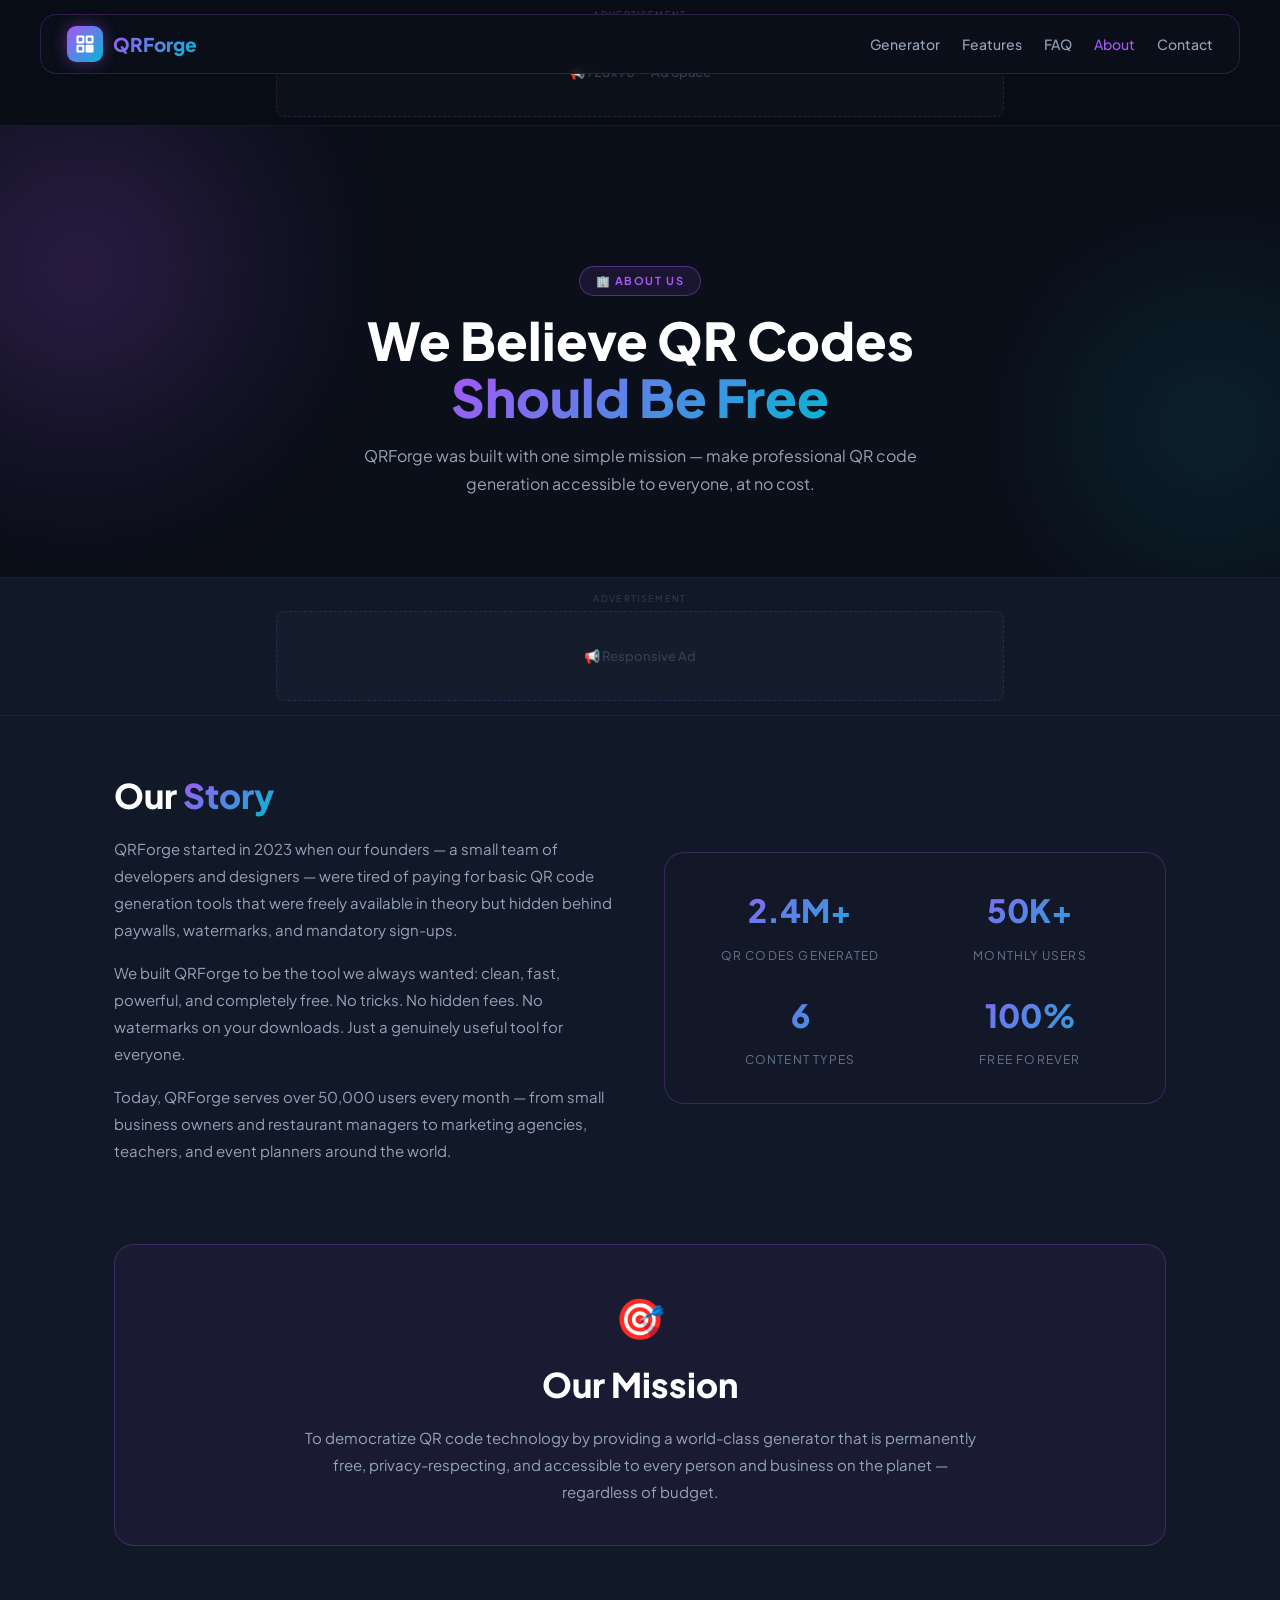
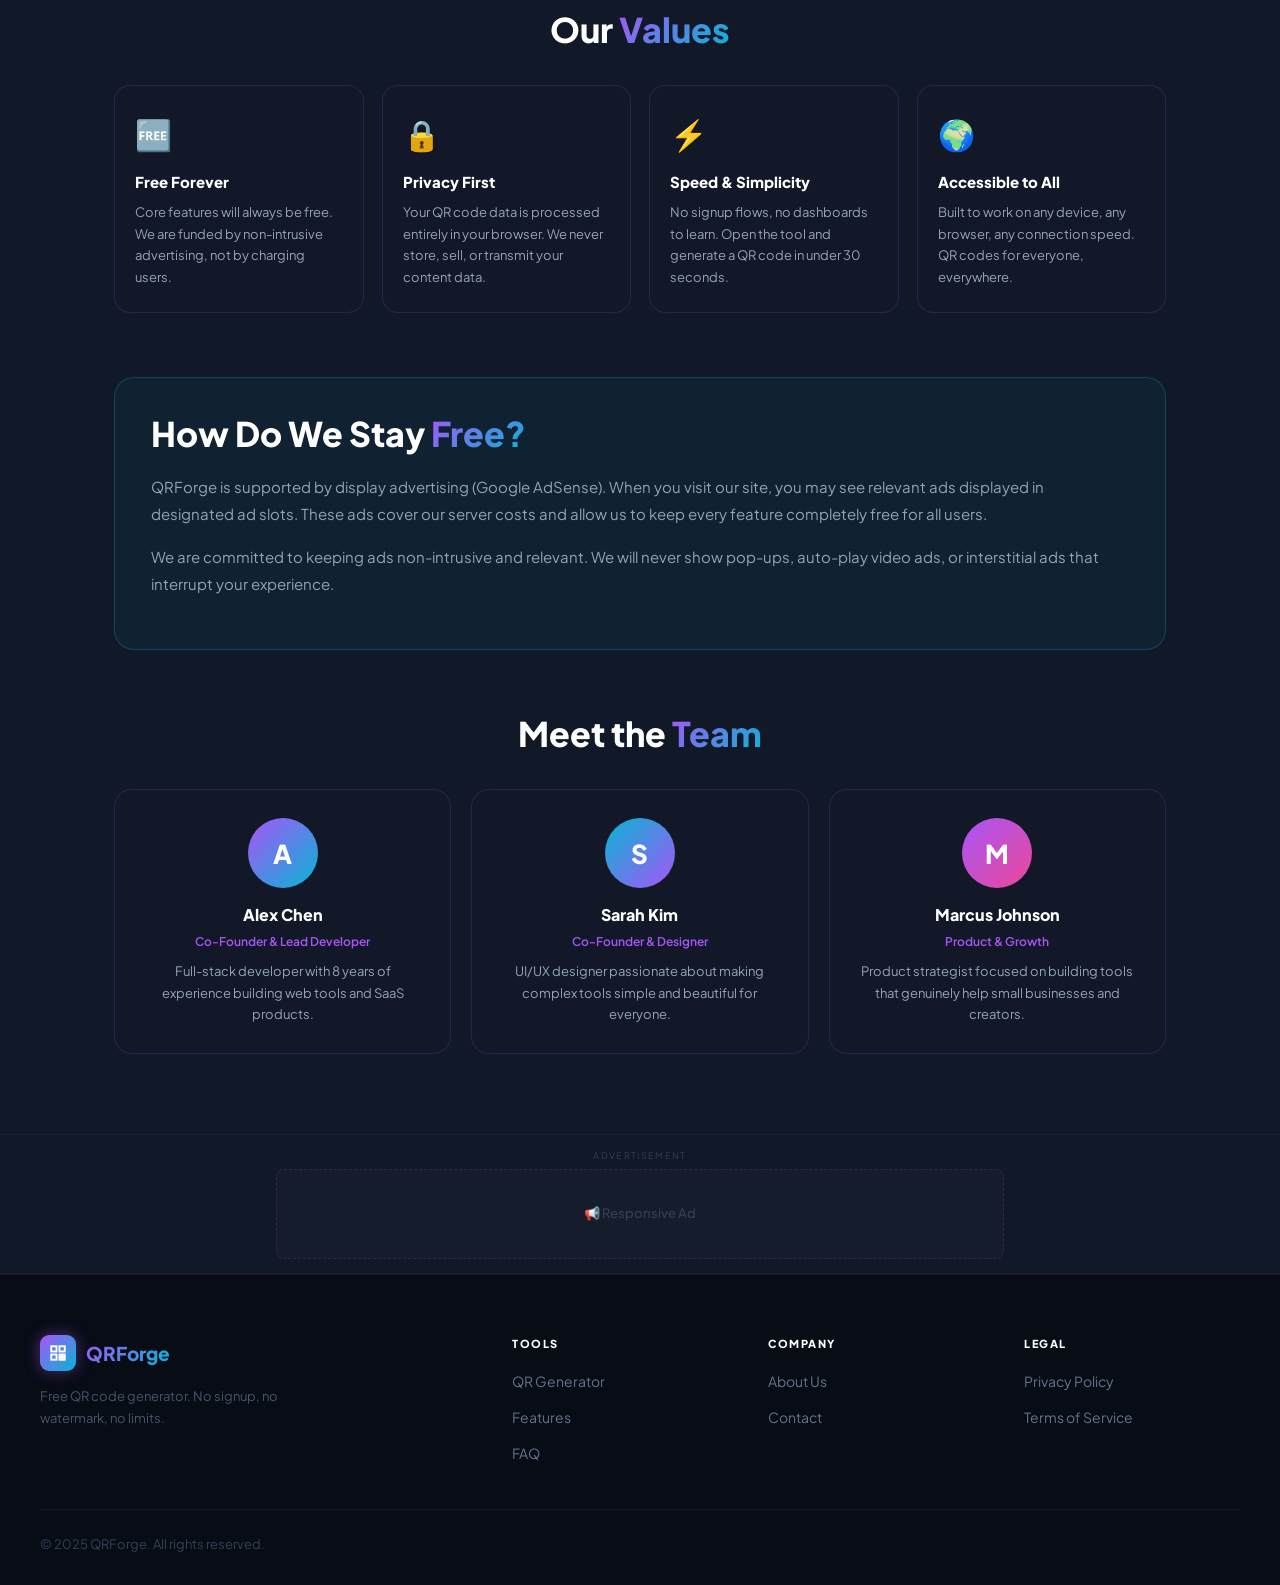
<file: about.html>
<!DOCTYPE html>
<html lang="en">
<head>
  <meta charset="UTF-8" />
  <meta name="viewport" content="width=device-width, initial-scale=1.0" />
  <title>About Us — QRForge Free QR Code Generator</title>
  <meta name="description" content="Learn about QRForge — the free QR code generator tool built to help everyone create QR codes without cost or complexity." />
  <link rel="preconnect" href="https://fonts.googleapis.com" />
  <link rel="preconnect" href="https://fonts.gstatic.com" crossorigin />
  <link href="https://fonts.googleapis.com/css2?family=Plus+Jakarta+Sans:wght@400;500;600;700;800;900&display=swap" rel="stylesheet" />
  <link rel="stylesheet" href="style.css" />
</head>
<body>

  <!-- AD TOP -->
  <div class="ad-top-bar">
    <div class="ad-label">Advertisement</div>
    <div class="ad-slot ad-leaderboard">
      <div class="ad-placeholder">📢 728×90 — Ad Space</div>
    </div>
  </div>

  <!-- NAVBAR -->
  <header>
    <nav id="navbar">
      <div class="nav-inner">
        <a href="index.html" class="nav-logo">
          <div class="nav-logo-icon">
            <svg width="20" height="20" viewBox="0 0 24 24" fill="none" stroke="white" stroke-width="2.5" stroke-linecap="round" stroke-linejoin="round">
              <rect x="3" y="3" width="7" height="7"/><rect x="14" y="3" width="7" height="7"/>
              <rect x="3" y="14" width="7" height="7"/><rect x="14" y="14" width="3" height="3"/>
              <rect x="18" y="14" width="3" height="3"/><rect x="14" y="18" width="3" height="3"/>
              <rect x="18" y="18" width="3" height="3"/>
            </svg>
          </div>
          <span class="nav-logo-text">QRForge</span>
        </a>
        <ul class="nav-links">
          <li><a href="index.html#generator" class="nav-link">Generator</a></li>
          <li><a href="index.html#features" class="nav-link">Features</a></li>
          <li><a href="index.html#faq" class="nav-link">FAQ</a></li>
          <li><a href="about.html" class="nav-link" style="color:#A855F7;">About</a></li>
          <li><a href="contact.html" class="nav-link">Contact</a></li>
        </ul>
        <button class="hamburger" id="hamburger" aria-label="Toggle menu" aria-expanded="false">
          <span></span><span></span><span></span>
        </button>
      </div>
    </nav>
    <div id="mobile-nav" class="mobile-nav">
      <a href="index.html#generator" class="mobile-nav-link">Generator</a>
      <a href="index.html#features" class="mobile-nav-link">Features</a>
      <a href="index.html#faq" class="mobile-nav-link">FAQ</a>
      <a href="about.html" class="mobile-nav-link">About</a>
      <a href="contact.html" class="mobile-nav-link">Contact</a>
    </div>
  </header>

  <!-- PAGE HERO -->
  <section class="page-hero">
    <div class="orb orb-hero-l"></div>
    <div class="orb orb-hero-r"></div>
    <div class="container page-hero-inner">
      <div class="page-badge">🏢 About Us</div>
      <h1 class="page-title">We Believe QR Codes<br><span class="gradient-text">Should Be Free</span></h1>
      <p class="page-subtitle">QRForge was built with one simple mission — make professional QR code generation accessible to everyone, at no cost.</p>
    </div>
  </section>

  <!-- AD -->
  <div class="ad-section">
    <div class="ad-label">Advertisement</div>
    <div class="ad-slot ad-banner"><div class="ad-placeholder">📢 Responsive Ad</div></div>
  </div>

  <!-- ABOUT CONTENT -->
  <section class="page-content">
    <div class="container page-content-inner">

      <div class="about-grid">
        <div class="about-text">
          <h2 class="content-title">Our <span class="gradient-text">Story</span></h2>
          <p class="content-p">QRForge started in 2023 when our founders — a small team of developers and designers — were tired of paying for basic QR code generation tools that were freely available in theory but hidden behind paywalls, watermarks, and mandatory sign-ups.</p>
          <p class="content-p">We built QRForge to be the tool we always wanted: clean, fast, powerful, and completely free. No tricks. No hidden fees. No watermarks on your downloads. Just a genuinely useful tool for everyone.</p>
          <p class="content-p">Today, QRForge serves over 50,000 users every month — from small business owners and restaurant managers to marketing agencies, teachers, and event planners around the world.</p>
        </div>
        <div class="about-stats-card">
          <div class="asc-item">
            <span class="asc-num gradient-text">2.4M+</span>
            <span class="asc-lbl">QR Codes Generated</span>
          </div>
          <div class="asc-item">
            <span class="asc-num gradient-text">50K+</span>
            <span class="asc-lbl">Monthly Users</span>
          </div>
          <div class="asc-item">
            <span class="asc-num gradient-text">6</span>
            <span class="asc-lbl">Content Types</span>
          </div>
          <div class="asc-item">
            <span class="asc-num gradient-text">100%</span>
            <span class="asc-lbl">Free Forever</span>
          </div>
        </div>
      </div>

      <!-- Mission -->
      <div class="mission-box">
        <div class="mission-icon">🎯</div>
        <h2 class="content-title">Our Mission</h2>
        <p class="content-p" style="max-width:680px;margin:0 auto;">To democratize QR code technology by providing a world-class generator that is permanently free, privacy-respecting, and accessible to every person and business on the planet — regardless of budget.</p>
      </div>

      <!-- Values -->
      <h2 class="content-title" style="text-align:center;margin-bottom:36px;">Our <span class="gradient-text">Values</span></h2>
      <div class="values-grid">
        <div class="value-card">
          <div class="value-icon">🆓</div>
          <h3 class="value-title">Free Forever</h3>
          <p class="value-desc">Core features will always be free. We are funded by non-intrusive advertising, not by charging users.</p>
        </div>
        <div class="value-card">
          <div class="value-icon">🔒</div>
          <h3 class="value-title">Privacy First</h3>
          <p class="value-desc">Your QR code data is processed entirely in your browser. We never store, sell, or transmit your content data.</p>
        </div>
        <div class="value-card">
          <div class="value-icon">⚡</div>
          <h3 class="value-title">Speed & Simplicity</h3>
          <p class="value-desc">No signup flows, no dashboards to learn. Open the tool and generate a QR code in under 30 seconds.</p>
        </div>
        <div class="value-card">
          <div class="value-icon">🌍</div>
          <h3 class="value-title">Accessible to All</h3>
          <p class="value-desc">Built to work on any device, any browser, any connection speed. QR codes for everyone, everywhere.</p>
        </div>
      </div>

      <!-- How We Stay Free -->
      <div class="stay-free-box">
        <h2 class="content-title">How Do We Stay <span class="gradient-text">Free?</span></h2>
        <p class="content-p">QRForge is supported by display advertising (Google AdSense). When you visit our site, you may see relevant ads displayed in designated ad slots. These ads cover our server costs and allow us to keep every feature completely free for all users.</p>
        <p class="content-p" style="margin-top:12px;">We are committed to keeping ads non-intrusive and relevant. We will never show pop-ups, auto-play video ads, or interstitial ads that interrupt your experience.</p>
      </div>

      <!-- Team -->
      <h2 class="content-title" style="text-align:center;margin-bottom:36px;">Meet the <span class="gradient-text">Team</span></h2>
      <div class="team-grid">
        <div class="team-card">
          <div class="team-avatar" style="background:linear-gradient(135deg,#A855F7,#06B6D4);">A</div>
          <h3 class="team-name">Alex Chen</h3>
          <p class="team-role">Co-Founder & Lead Developer</p>
          <p class="team-bio">Full-stack developer with 8 years of experience building web tools and SaaS products.</p>
        </div>
        <div class="team-card">
          <div class="team-avatar" style="background:linear-gradient(135deg,#06B6D4,#A855F7);">S</div>
          <h3 class="team-name">Sarah Kim</h3>
          <p class="team-role">Co-Founder & Designer</p>
          <p class="team-bio">UI/UX designer passionate about making complex tools simple and beautiful for everyone.</p>
        </div>
        <div class="team-card">
          <div class="team-avatar" style="background:linear-gradient(135deg,#A855F7,#EC4899);">M</div>
          <h3 class="team-name">Marcus Johnson</h3>
          <p class="team-role">Product & Growth</p>
          <p class="team-bio">Product strategist focused on building tools that genuinely help small businesses and creators.</p>
        </div>
      </div>

    </div>
  </section>

  <!-- AD -->
  <div class="ad-section">
    <div class="ad-label">Advertisement</div>
    <div class="ad-slot ad-banner"><div class="ad-placeholder">📢 Responsive Ad</div></div>
  </div>

  <!-- FOOTER -->
  <footer>
    <div class="footer-inner">
      <div class="footer-grid">
        <div class="footer-brand">
          <a href="index.html" class="nav-logo footer-logo-link">
            <div class="nav-logo-icon"><svg width="18" height="18" viewBox="0 0 24 24" fill="none" stroke="white" stroke-width="2.5"><rect x="3" y="3" width="7" height="7"/><rect x="14" y="3" width="7" height="7"/><rect x="3" y="14" width="7" height="7"/><rect x="14" y="14" width="3" height="3"/><rect x="18" y="14" width="3" height="3"/><rect x="14" y="18" width="3" height="3"/><rect x="18" y="18" width="3" height="3"/></svg></div>
            <span class="nav-logo-text">QRForge</span>
          </a>
          <p class="footer-tagline">Free QR code generator. No signup, no watermark, no limits.</p>
        </div>
        <div>
          <h3 class="footer-col-title">Tools</h3>
          <ul class="footer-links">
            <li><a href="index.html#generator" class="footer-link">QR Generator</a></li>
            <li><a href="index.html#features" class="footer-link">Features</a></li>
            <li><a href="index.html#faq" class="footer-link">FAQ</a></li>
          </ul>
        </div>
        <div>
          <h3 class="footer-col-title">Company</h3>
          <ul class="footer-links">
            <li><a href="about.html" class="footer-link">About Us</a></li>
            <li><a href="contact.html" class="footer-link">Contact</a></li>
          </ul>
        </div>
        <div>
          <h3 class="footer-col-title">Legal</h3>
          <ul class="footer-links">
            <li><a href="privacy.html" class="footer-link">Privacy Policy</a></li>
            <li><a href="privacy.html#terms" class="footer-link">Terms of Service</a></li>
          </ul>
        </div>
      </div>
      <hr class="footer-hr" />
      <div class="footer-bottom">
        <p class="footer-copy">© 2025 QRForge. All rights reserved.</p>
      </div>
    </div>
  </footer>

  <div class="toast" id="toast"></div>
  <script src="script.js"></script>
</body>
</html>
</file>
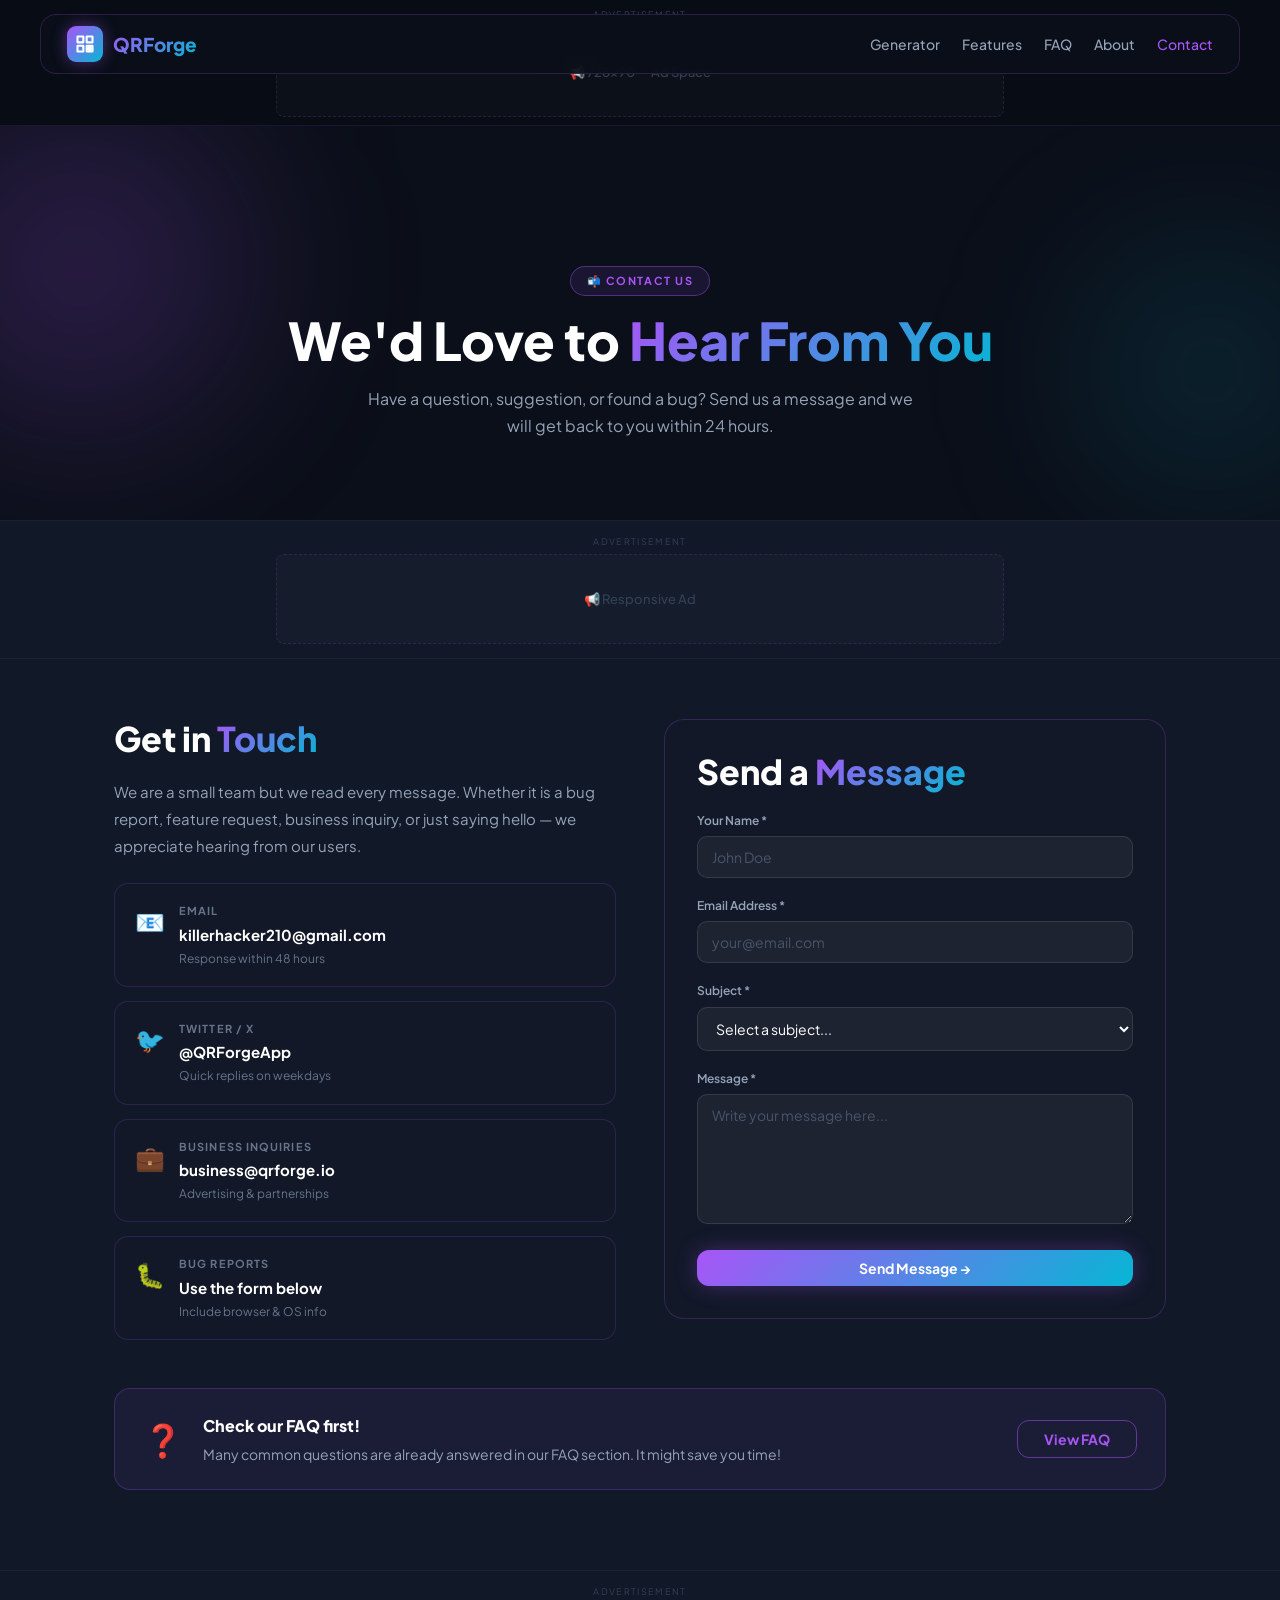
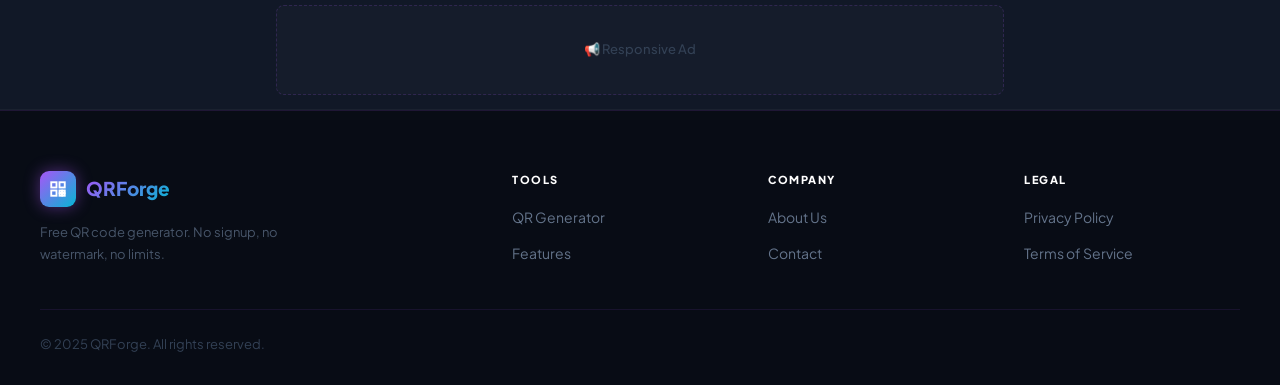
<file: contact.html>
<!DOCTYPE html>
<html lang="en">
<head>
  <meta charset="UTF-8" />
  <meta name="viewport" content="width=device-width, initial-scale=1.0" />
  <title>Contact Us — QRForge Free QR Code Generator</title>
  <meta name="description" content="Get in touch with the QRForge team. We are here to help with any questions about our free QR code generator." />
  <link rel="preconnect" href="https://fonts.googleapis.com" />
  <link rel="preconnect" href="https://fonts.gstatic.com" crossorigin />
  <link href="https://fonts.googleapis.com/css2?family=Plus+Jakarta+Sans:wght@400;500;600;700;800;900&display=swap" rel="stylesheet" />
  <link rel="stylesheet" href="style.css" />
</head>
<body>

  <!-- AD TOP -->
  <div class="ad-top-bar">
    <div class="ad-label">Advertisement</div>
    <div class="ad-slot ad-leaderboard">
      <div class="ad-placeholder">📢 728×90 — Ad Space</div>
    </div>
  </div>

  <!-- NAVBAR -->
  <header>
    <nav id="navbar">
      <div class="nav-inner">
        <a href="index.html" class="nav-logo">
          <div class="nav-logo-icon">
            <svg width="20" height="20" viewBox="0 0 24 24" fill="none" stroke="white" stroke-width="2.5" stroke-linecap="round" stroke-linejoin="round">
              <rect x="3" y="3" width="7" height="7"/><rect x="14" y="3" width="7" height="7"/>
              <rect x="3" y="14" width="7" height="7"/><rect x="14" y="14" width="3" height="3"/>
              <rect x="18" y="14" width="3" height="3"/><rect x="14" y="18" width="3" height="3"/>
              <rect x="18" y="18" width="3" height="3"/>
            </svg>
          </div>
          <span class="nav-logo-text">QRForge</span>
        </a>
        <ul class="nav-links">
          <li><a href="index.html#generator" class="nav-link">Generator</a></li>
          <li><a href="index.html#features" class="nav-link">Features</a></li>
          <li><a href="index.html#faq" class="nav-link">FAQ</a></li>
          <li><a href="about.html" class="nav-link">About</a></li>
          <li><a href="contact.html" class="nav-link" style="color:#A855F7;">Contact</a></li>
        </ul>
        <button class="hamburger" id="hamburger" aria-label="Toggle menu" aria-expanded="false">
          <span></span><span></span><span></span>
        </button>
      </div>
    </nav>
    <div id="mobile-nav" class="mobile-nav">
      <a href="index.html#generator" class="mobile-nav-link">Generator</a>
      <a href="index.html#features" class="mobile-nav-link">Features</a>
      <a href="index.html#faq" class="mobile-nav-link">FAQ</a>
      <a href="about.html" class="mobile-nav-link">About</a>
      <a href="contact.html" class="mobile-nav-link">Contact</a>
    </div>
  </header>

  <!-- PAGE HERO -->
  <section class="page-hero">
    <div class="orb orb-hero-l"></div>
    <div class="orb orb-hero-r"></div>
    <div class="container page-hero-inner">
      <div class="page-badge">📬 Contact Us</div>
      <h1 class="page-title">We'd Love to <span class="gradient-text">Hear From You</span></h1>
      <p class="page-subtitle">Have a question, suggestion, or found a bug? Send us a message and we will get back to you within 24 hours.</p>
    </div>
  </section>

  <!-- AD -->
  <div class="ad-section">
    <div class="ad-label">Advertisement</div>
    <div class="ad-slot ad-banner"><div class="ad-placeholder">📢 Responsive Ad</div></div>
  </div>

  <!-- CONTACT CONTENT -->
  <section class="page-content">
    <div class="container page-content-inner">

      <div class="contact-layout">

        <!-- Contact Info Cards -->
        <div class="contact-info">
          <h2 class="content-title">Get in <span class="gradient-text">Touch</span></h2>
          <p class="content-p">We are a small team but we read every message. Whether it is a bug report, feature request, business inquiry, or just saying hello — we appreciate hearing from our users.</p>

          <div class="contact-cards">
            <div class="contact-card">
              <div class="cc-icon">📧</div>
              <div class="cc-body">
                <div class="cc-title">Email</div>
                <div class="cc-val">killerhacker210@gmail.com</div>
                <div class="cc-note">Response within 48 hours</div>
              </div>
            </div>
            <div class="contact-card">
              <div class="cc-icon">🐦</div>
              <div class="cc-body">
                <div class="cc-title">Twitter / X</div>
                <div class="cc-val">@QRForgeApp</div>
                <div class="cc-note">Quick replies on weekdays</div>
              </div>
            </div>
            <div class="contact-card">
              <div class="cc-icon">💼</div>
              <div class="cc-body">
                <div class="cc-title">Business Inquiries</div>
                <div class="cc-val">business@qrforge.io</div>
                <div class="cc-note">Advertising & partnerships</div>
              </div>
            </div>
            <div class="contact-card">
              <div class="cc-icon">🐛</div>
              <div class="cc-body">
                <div class="cc-title">Bug Reports</div>
                <div class="cc-val">Use the form below</div>
                <div class="cc-note">Include browser & OS info</div>
              </div>
            </div>
          </div>
        </div>

        <!-- Contact Form -->
        <div class="contact-form-wrap">
          <div class="contact-form-box">
            <h2 class="content-title">Send a <span class="gradient-text">Message</span></h2>

            <form id="contact-form" onsubmit="handleContact(event)">
              <div class="form-group">
                <label class="form-label">Your Name *</label>
                <input type="text" class="form-input" id="c-name" placeholder="John Doe" required />
              </div>
              <div class="form-group">
                <label class="form-label">Email Address *</label>
                <input type="email" class="form-input" id="c-email" placeholder="your@email.com" required />
              </div>
              <div class="form-group">
                <label class="form-label">Subject *</label>
                <select class="form-input" id="c-subject" required>
                  <option value="">Select a subject...</option>
                  <option value="bug">🐛 Bug Report</option>
                  <option value="feature">💡 Feature Request</option>
                  <option value="question">❓ General Question</option>
                  <option value="business">💼 Business Inquiry</option>
                  <option value="other">💬 Other</option>
                </select>
              </div>
              <div class="form-group">
                <label class="form-label">Message *</label>
                <textarea class="form-input form-textarea" id="c-message" placeholder="Write your message here..." required minlength="20"></textarea>
              </div>
              <div class="form-error" id="c-error"></div>
              <button type="submit" class="btn btn-primary btn-full" id="c-btn" style="margin-top:8px;">
                <span id="c-btn-text">Send Message →</span>
              </button>
            </form>

            <div class="contact-success" id="contact-success" style="display:none;">
              <div class="cs-icon">✅</div>
              <h3 class="cs-title">Message Sent!</h3>
              <p class="cs-desc">Thank you for reaching out. We will get back to you at your email address within 24 hours.</p>
              <button class="btn btn-outline" onclick="resetContactForm()" style="margin-top:16px;">Send Another Message</button>
            </div>
          </div>
        </div>

      </div>

      <!-- FAQ Reminder -->
      <div class="faq-reminder">
        <div class="faq-r-icon">❓</div>
        <div>
          <h3 class="faq-r-title">Check our FAQ first!</h3>
          <p class="faq-r-desc">Many common questions are already answered in our FAQ section. It might save you time!</p>
        </div>
        <a href="index.html#faq" class="btn btn-outline">View FAQ</a>
      </div>

    </div>
  </section>

  <!-- AD -->
  <div class="ad-section">
    <div class="ad-label">Advertisement</div>
    <div class="ad-slot ad-banner"><div class="ad-placeholder">📢 Responsive Ad</div></div>
  </div>

  <!-- FOOTER -->
  <footer>
    <div class="footer-inner">
      <div class="footer-grid">
        <div class="footer-brand">
          <a href="index.html" class="nav-logo footer-logo-link">
            <div class="nav-logo-icon"><svg width="18" height="18" viewBox="0 0 24 24" fill="none" stroke="white" stroke-width="2.5"><rect x="3" y="3" width="7" height="7"/><rect x="14" y="3" width="7" height="7"/><rect x="3" y="14" width="7" height="7"/><rect x="14" y="14" width="3" height="3"/><rect x="18" y="14" width="3" height="3"/><rect x="14" y="18" width="3" height="3"/><rect x="18" y="18" width="3" height="3"/></svg></div>
            <span class="nav-logo-text">QRForge</span>
          </a>
          <p class="footer-tagline">Free QR code generator. No signup, no watermark, no limits.</p>
        </div>
        <div>
          <h3 class="footer-col-title">Tools</h3>
          <ul class="footer-links">
            <li><a href="index.html#generator" class="footer-link">QR Generator</a></li>
            <li><a href="index.html#features" class="footer-link">Features</a></li>
          </ul>
        </div>
        <div>
          <h3 class="footer-col-title">Company</h3>
          <ul class="footer-links">
            <li><a href="about.html" class="footer-link">About Us</a></li>
            <li><a href="contact.html" class="footer-link">Contact</a></li>
          </ul>
        </div>
        <div>
          <h3 class="footer-col-title">Legal</h3>
          <ul class="footer-links">
            <li><a href="privacy.html" class="footer-link">Privacy Policy</a></li>
            <li><a href="privacy.html#terms" class="footer-link">Terms of Service</a></li>
          </ul>
        </div>
      </div>
      <hr class="footer-hr" />
      <div class="footer-bottom">
        <p class="footer-copy">© 2025 QRForge. All rights reserved.</p>
      </div>
    </div>
  </footer>

  <div class="toast" id="toast"></div>
  <script src="script.js"></script>
</body>
</html>
</file>
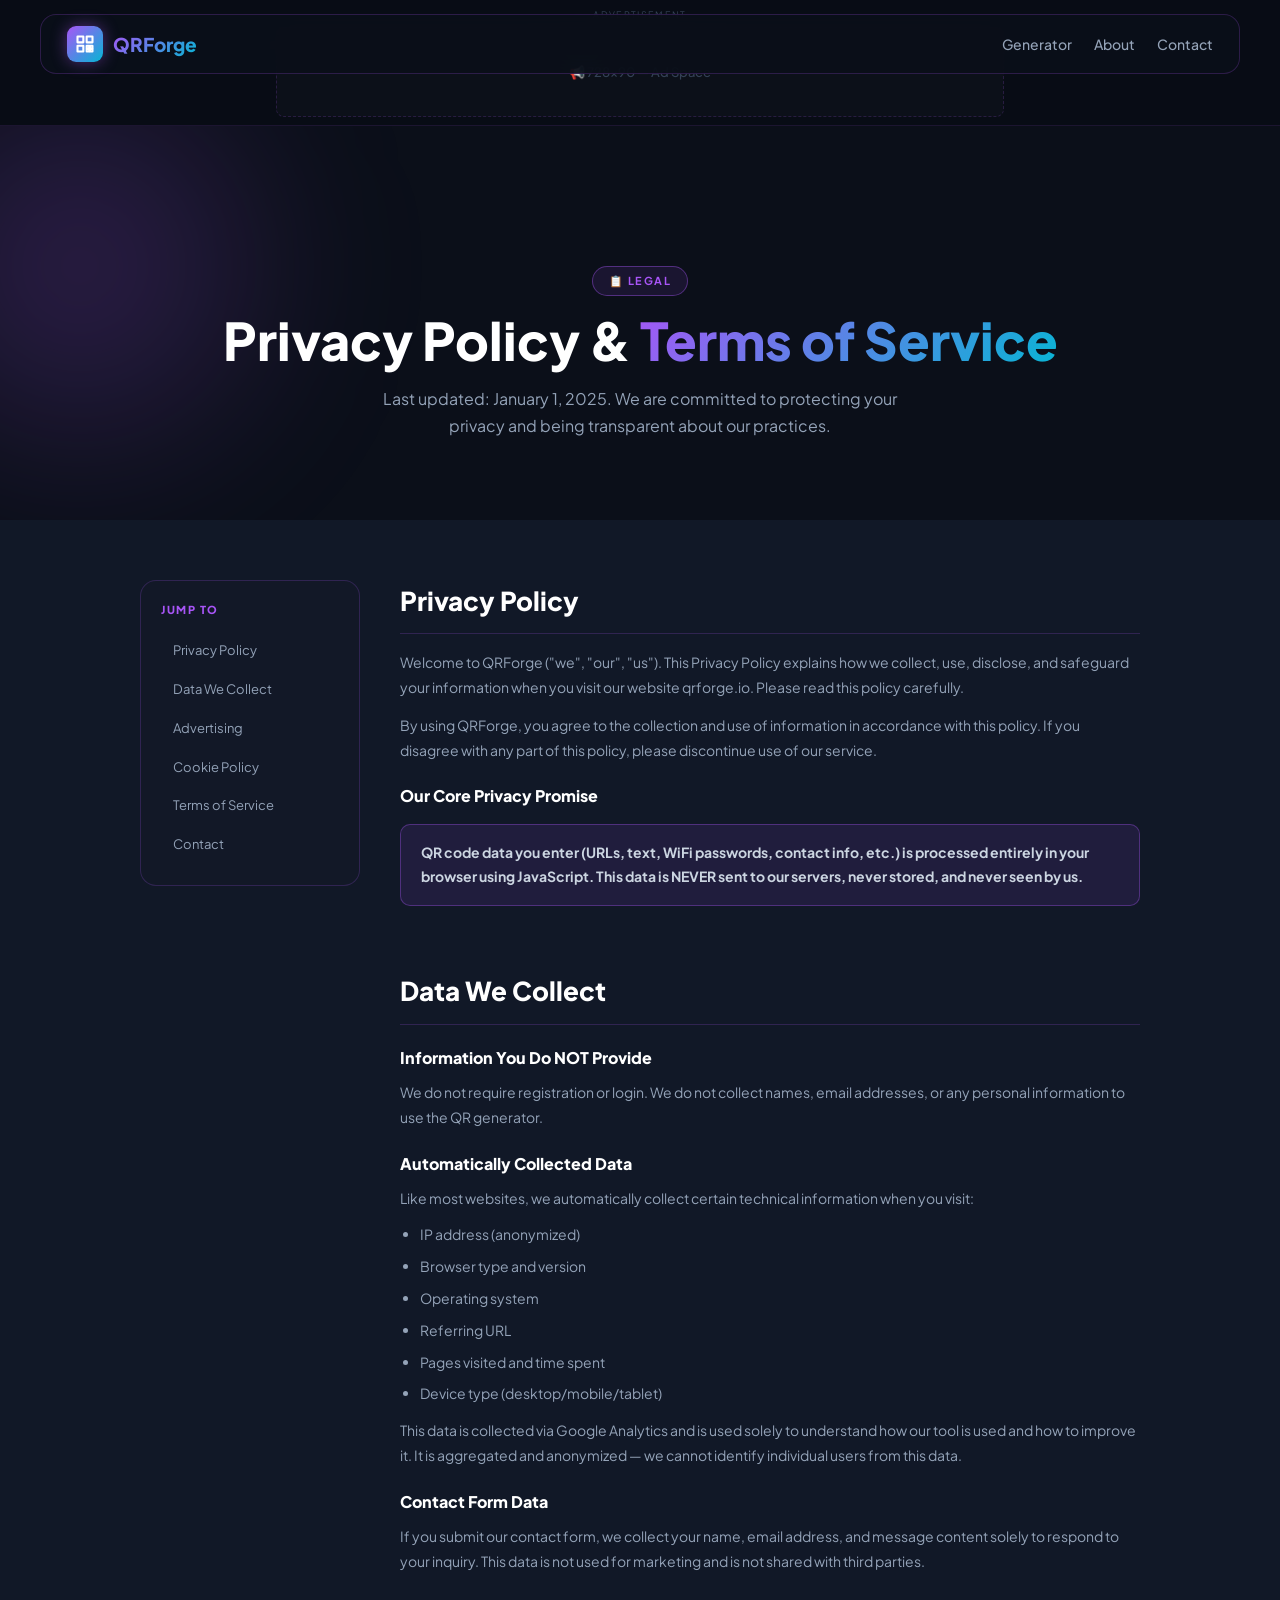
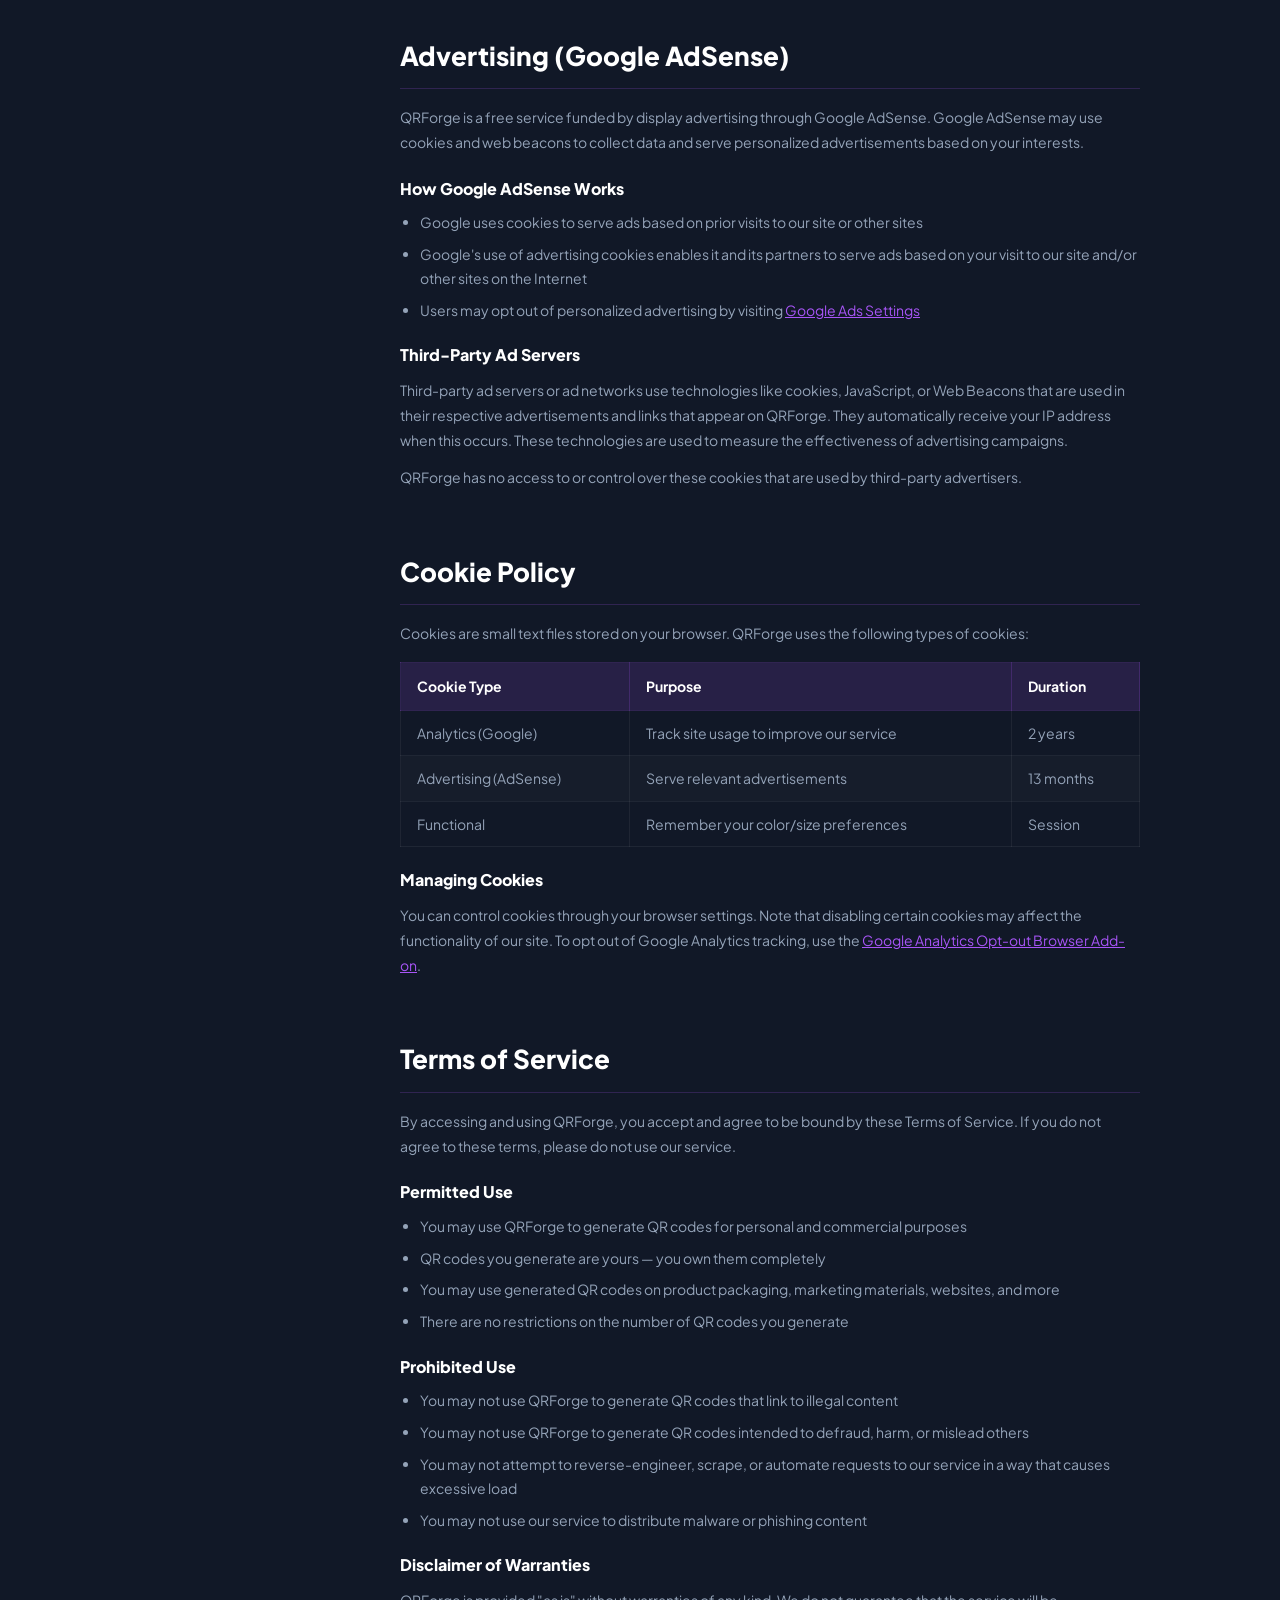
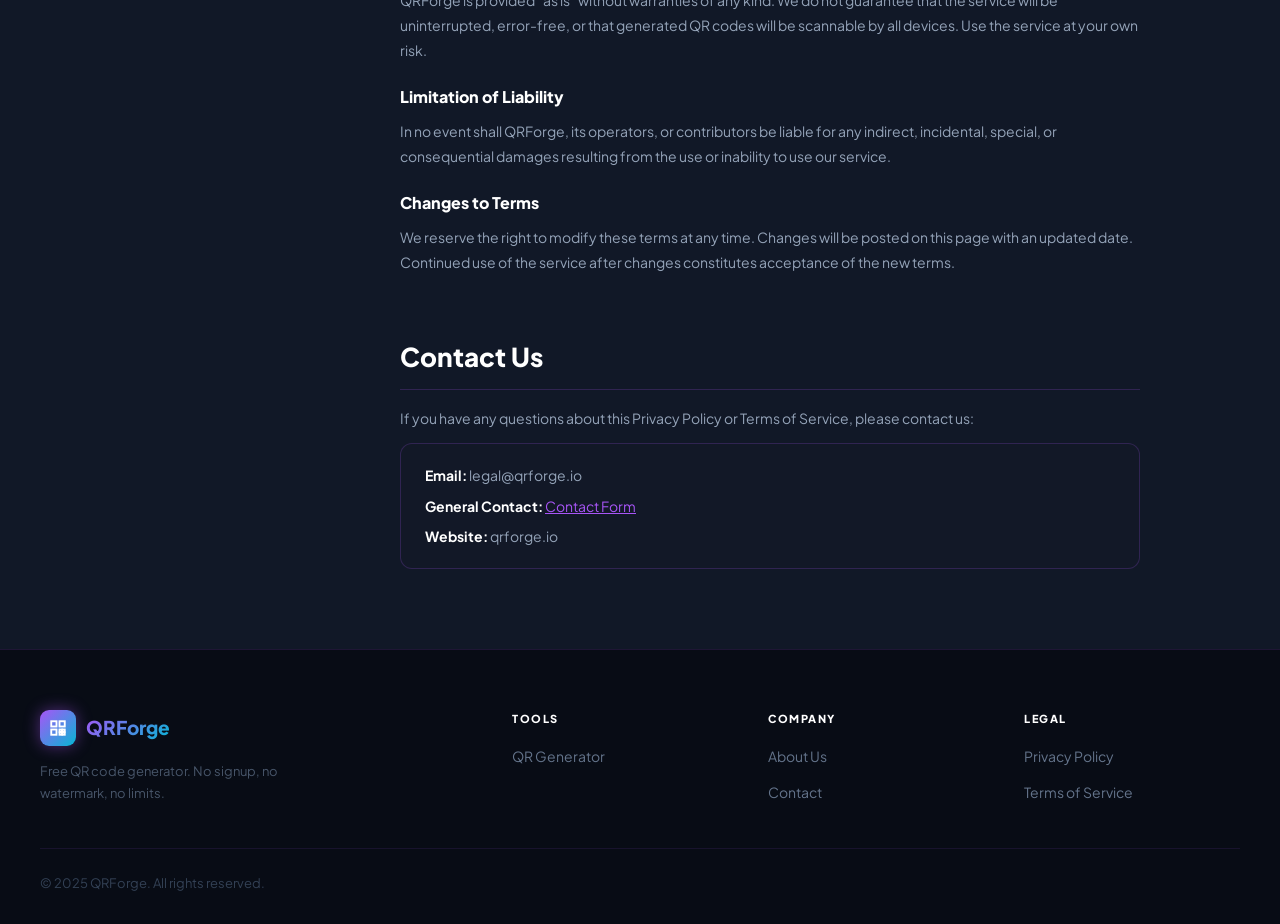
<file: privacy.html>
<!DOCTYPE html>
<html lang="en">
<head>
  <meta charset="UTF-8" />
  <meta name="viewport" content="width=device-width, initial-scale=1.0" />
  <title>Privacy Policy & Terms — QRForge</title>
  <meta name="description" content="QRForge Privacy Policy, Terms of Service, and Cookie Policy. Learn how we protect your privacy and handle your data." />
  <link rel="preconnect" href="https://fonts.googleapis.com" />
  <link rel="preconnect" href="https://fonts.gstatic.com" crossorigin />
  <link href="https://fonts.googleapis.com/css2?family=Plus+Jakarta+Sans:wght@400;500;600;700;800;900&display=swap" rel="stylesheet" />
  <link rel="stylesheet" href="style.css" />
</head>
<body>

  <!-- AD TOP -->
  <div class="ad-top-bar">
    <div class="ad-label">Advertisement</div>
    <div class="ad-slot ad-leaderboard">
      <div class="ad-placeholder">📢 728×90 — Ad Space</div>
    </div>
  </div>

  <!-- NAVBAR -->
  <header>
    <nav id="navbar">
      <div class="nav-inner">
        <a href="index.html" class="nav-logo">
          <div class="nav-logo-icon">
            <svg width="20" height="20" viewBox="0 0 24 24" fill="none" stroke="white" stroke-width="2.5" stroke-linecap="round" stroke-linejoin="round">
              <rect x="3" y="3" width="7" height="7"/><rect x="14" y="3" width="7" height="7"/>
              <rect x="3" y="14" width="7" height="7"/><rect x="14" y="14" width="3" height="3"/>
              <rect x="18" y="14" width="3" height="3"/><rect x="14" y="18" width="3" height="3"/>
              <rect x="18" y="18" width="3" height="3"/>
            </svg>
          </div>
          <span class="nav-logo-text">QRForge</span>
        </a>
        <ul class="nav-links">
          <li><a href="index.html#generator" class="nav-link">Generator</a></li>
          <li><a href="about.html" class="nav-link">About</a></li>
          <li><a href="contact.html" class="nav-link">Contact</a></li>
        </ul>
        <button class="hamburger" id="hamburger" aria-label="Toggle menu" aria-expanded="false">
          <span></span><span></span><span></span>
        </button>
      </div>
    </nav>
    <div id="mobile-nav" class="mobile-nav">
      <a href="index.html#generator" class="mobile-nav-link">Generator</a>
      <a href="about.html" class="mobile-nav-link">About</a>
      <a href="contact.html" class="mobile-nav-link">Contact</a>
    </div>
  </header>

  <!-- PAGE HERO -->
  <section class="page-hero">
    <div class="orb orb-hero-l"></div>
    <div class="container page-hero-inner">
      <div class="page-badge">📋 Legal</div>
      <h1 class="page-title">Privacy Policy &<span class="gradient-text"> Terms of Service</span></h1>
      <p class="page-subtitle">Last updated: January 1, 2025. We are committed to protecting your privacy and being transparent about our practices.</p>
    </div>
  </section>

  <!-- LEGAL CONTENT -->
  <section class="page-content">
    <div class="container">
      <div class="legal-layout">

        <!-- Sidebar Navigation -->
        <div class="legal-nav">
          <div class="legal-nav-title">Jump To</div>
          <a href="#privacy" class="legal-nav-link">Privacy Policy</a>
          <a href="#data" class="legal-nav-link">Data We Collect</a>
          <a href="#adsense" class="legal-nav-link">Advertising</a>
          <a href="#cookies" class="legal-nav-link">Cookie Policy</a>
          <a href="#terms" class="legal-nav-link">Terms of Service</a>
          <a href="#contact-legal" class="legal-nav-link">Contact</a>
        </div>

        <!-- Legal Content -->
        <div class="legal-content">

          <!-- Privacy Policy -->
          <div id="privacy" class="legal-section">
            <h2 class="legal-title">Privacy Policy</h2>
            <p class="legal-p">Welcome to QRForge ("we", "our", "us"). This Privacy Policy explains how we collect, use, disclose, and safeguard your information when you visit our website qrforge.io. Please read this policy carefully.</p>
            <p class="legal-p">By using QRForge, you agree to the collection and use of information in accordance with this policy. If you disagree with any part of this policy, please discontinue use of our service.</p>

            <h3 class="legal-h3">Our Core Privacy Promise</h3>
            <div class="legal-highlight">
              <strong>QR code data you enter (URLs, text, WiFi passwords, contact info, etc.) is processed entirely in your browser using JavaScript. This data is NEVER sent to our servers, never stored, and never seen by us.</strong>
            </div>
          </div>

          <!-- Data We Collect -->
          <div id="data" class="legal-section">
            <h2 class="legal-title">Data We Collect</h2>

            <h3 class="legal-h3">Information You Do NOT Provide</h3>
            <p class="legal-p">We do not require registration or login. We do not collect names, email addresses, or any personal information to use the QR generator.</p>

            <h3 class="legal-h3">Automatically Collected Data</h3>
            <p class="legal-p">Like most websites, we automatically collect certain technical information when you visit:</p>
            <ul class="legal-list">
              <li>IP address (anonymized)</li>
              <li>Browser type and version</li>
              <li>Operating system</li>
              <li>Referring URL</li>
              <li>Pages visited and time spent</li>
              <li>Device type (desktop/mobile/tablet)</li>
            </ul>
            <p class="legal-p">This data is collected via Google Analytics and is used solely to understand how our tool is used and how to improve it. It is aggregated and anonymized — we cannot identify individual users from this data.</p>

            <h3 class="legal-h3">Contact Form Data</h3>
            <p class="legal-p">If you submit our contact form, we collect your name, email address, and message content solely to respond to your inquiry. This data is not used for marketing and is not shared with third parties.</p>
          </div>

          <!-- Advertising -->
          <div id="adsense" class="legal-section">
            <h2 class="legal-title">Advertising (Google AdSense)</h2>
            <p class="legal-p">QRForge is a free service funded by display advertising through Google AdSense. Google AdSense may use cookies and web beacons to collect data and serve personalized advertisements based on your interests.</p>

            <h3 class="legal-h3">How Google AdSense Works</h3>
            <ul class="legal-list">
              <li>Google uses cookies to serve ads based on prior visits to our site or other sites</li>
              <li>Google's use of advertising cookies enables it and its partners to serve ads based on your visit to our site and/or other sites on the Internet</li>
              <li>Users may opt out of personalized advertising by visiting <a href="https://www.google.com/settings/ads" target="_blank" rel="noopener" class="legal-link">Google Ads Settings</a></li>
            </ul>

            <h3 class="legal-h3">Third-Party Ad Servers</h3>
            <p class="legal-p">Third-party ad servers or ad networks use technologies like cookies, JavaScript, or Web Beacons that are used in their respective advertisements and links that appear on QRForge. They automatically receive your IP address when this occurs. These technologies are used to measure the effectiveness of advertising campaigns.</p>
            <p class="legal-p">QRForge has no access to or control over these cookies that are used by third-party advertisers.</p>
          </div>

          <!-- Cookies -->
          <div id="cookies" class="legal-section">
            <h2 class="legal-title">Cookie Policy</h2>
            <p class="legal-p">Cookies are small text files stored on your browser. QRForge uses the following types of cookies:</p>

            <div class="legal-table-wrap">
              <table class="legal-table">
                <thead>
                  <tr>
                    <th>Cookie Type</th>
                    <th>Purpose</th>
                    <th>Duration</th>
                  </tr>
                </thead>
                <tbody>
                  <tr>
                    <td>Analytics (Google)</td>
                    <td>Track site usage to improve our service</td>
                    <td>2 years</td>
                  </tr>
                  <tr>
                    <td>Advertising (AdSense)</td>
                    <td>Serve relevant advertisements</td>
                    <td>13 months</td>
                  </tr>
                  <tr>
                    <td>Functional</td>
                    <td>Remember your color/size preferences</td>
                    <td>Session</td>
                  </tr>
                </tbody>
              </table>
            </div>

            <h3 class="legal-h3">Managing Cookies</h3>
            <p class="legal-p">You can control cookies through your browser settings. Note that disabling certain cookies may affect the functionality of our site. To opt out of Google Analytics tracking, use the <a href="https://tools.google.com/dlpage/gaoptout" target="_blank" rel="noopener" class="legal-link">Google Analytics Opt-out Browser Add-on</a>.</p>
          </div>

          <!-- Terms -->
          <div id="terms" class="legal-section">
            <h2 class="legal-title">Terms of Service</h2>
            <p class="legal-p">By accessing and using QRForge, you accept and agree to be bound by these Terms of Service. If you do not agree to these terms, please do not use our service.</p>

            <h3 class="legal-h3">Permitted Use</h3>
            <ul class="legal-list">
              <li>You may use QRForge to generate QR codes for personal and commercial purposes</li>
              <li>QR codes you generate are yours — you own them completely</li>
              <li>You may use generated QR codes on product packaging, marketing materials, websites, and more</li>
              <li>There are no restrictions on the number of QR codes you generate</li>
            </ul>

            <h3 class="legal-h3">Prohibited Use</h3>
            <ul class="legal-list">
              <li>You may not use QRForge to generate QR codes that link to illegal content</li>
              <li>You may not use QRForge to generate QR codes intended to defraud, harm, or mislead others</li>
              <li>You may not attempt to reverse-engineer, scrape, or automate requests to our service in a way that causes excessive load</li>
              <li>You may not use our service to distribute malware or phishing content</li>
            </ul>

            <h3 class="legal-h3">Disclaimer of Warranties</h3>
            <p class="legal-p">QRForge is provided "as is" without warranties of any kind. We do not guarantee that the service will be uninterrupted, error-free, or that generated QR codes will be scannable by all devices. Use the service at your own risk.</p>

            <h3 class="legal-h3">Limitation of Liability</h3>
            <p class="legal-p">In no event shall QRForge, its operators, or contributors be liable for any indirect, incidental, special, or consequential damages resulting from the use or inability to use our service.</p>

            <h3 class="legal-h3">Changes to Terms</h3>
            <p class="legal-p">We reserve the right to modify these terms at any time. Changes will be posted on this page with an updated date. Continued use of the service after changes constitutes acceptance of the new terms.</p>
          </div>

          <!-- Contact Legal -->
          <div id="contact-legal" class="legal-section">
            <h2 class="legal-title">Contact Us</h2>
            <p class="legal-p">If you have any questions about this Privacy Policy or Terms of Service, please contact us:</p>
            <div class="legal-contact-box">
              <p><strong>Email:</strong> legal@qrforge.io</p>
              <p><strong>General Contact:</strong> <a href="contact.html" class="legal-link">Contact Form</a></p>
              <p><strong>Website:</strong> qrforge.io</p>
            </div>
          </div>

        </div>
      </div>
    </div>
  </section>

  <!-- FOOTER -->
  <footer>
    <div class="footer-inner">
      <div class="footer-grid">
        <div class="footer-brand">
          <a href="index.html" class="nav-logo footer-logo-link">
            <div class="nav-logo-icon"><svg width="18" height="18" viewBox="0 0 24 24" fill="none" stroke="white" stroke-width="2.5"><rect x="3" y="3" width="7" height="7"/><rect x="14" y="3" width="7" height="7"/><rect x="3" y="14" width="7" height="7"/><rect x="14" y="14" width="3" height="3"/><rect x="18" y="14" width="3" height="3"/><rect x="14" y="18" width="3" height="3"/><rect x="18" y="18" width="3" height="3"/></svg></div>
            <span class="nav-logo-text">QRForge</span>
          </a>
          <p class="footer-tagline">Free QR code generator. No signup, no watermark, no limits.</p>
        </div>
        <div>
          <h3 class="footer-col-title">Tools</h3>
          <ul class="footer-links">
            <li><a href="index.html#generator" class="footer-link">QR Generator</a></li>
          </ul>
        </div>
        <div>
          <h3 class="footer-col-title">Company</h3>
          <ul class="footer-links">
            <li><a href="about.html" class="footer-link">About Us</a></li>
            <li><a href="contact.html" class="footer-link">Contact</a></li>
          </ul>
        </div>
        <div>
          <h3 class="footer-col-title">Legal</h3>
          <ul class="footer-links">
            <li><a href="privacy.html" class="footer-link">Privacy Policy</a></li>
            <li><a href="privacy.html#terms" class="footer-link">Terms of Service</a></li>
          </ul>
        </div>
      </div>
      <hr class="footer-hr" />
      <div class="footer-bottom">
        <p class="footer-copy">© 2025 QRForge. All rights reserved.</p>
      </div>
    </div>
  </footer>

  <div class="toast" id="toast"></div>
  <script src="script.js"></script>
</body>
</html>
</file>
<file: style.css>
/* =============================================
   RESET & BASE
============================================= */
*,*::before,*::after{box-sizing:border-box;margin:0;padding:0;}
html{scroll-behavior:smooth;}
body{font-family:'Plus Jakarta Sans',sans-serif;background:#0B0F19;color:#E2E8F0;overflow-x:hidden;line-height:1.6;-webkit-font-smoothing:antialiased;}
a{text-decoration:none;color:inherit;}
ul{list-style:none;}
::-webkit-scrollbar{width:5px;}
::-webkit-scrollbar-track{background:#0B0F19;}
::-webkit-scrollbar-thumb{background:linear-gradient(#A855F7,#06B6D4);border-radius:3px;}

/* =============================================
   UTILITIES
============================================= */
.container{max-width:1200px;margin:0 auto;padding:0 24px;}
.hidden{display:none !important;}
.mt12{margin-top:12px;}

.gradient-text{
  background:linear-gradient(135deg,#A855F7,#06B6D4);
  -webkit-background-clip:text;-webkit-text-fill-color:transparent;background-clip:text;
}

/* =============================================
   AD SLOTS
============================================= */
.ad-top-bar{background:#080C15;border-bottom:1px solid rgba(168,85,247,0.12);padding:8px 16px;text-align:center;}
.ad-section{padding:14px 24px;text-align:center;background:#111827;border-top:1px solid rgba(255,255,255,0.04);border-bottom:1px solid rgba(255,255,255,0.04);}
.ad-label{font-size:9px;text-transform:uppercase;letter-spacing:0.15em;color:#334155;margin-bottom:5px;}
.ad-slot{display:inline-block;max-width:100%;}
.ad-leaderboard{width:728px;max-width:100%;}
.ad-banner{width:728px;max-width:100%;}
.ad-rect{width:300px;height:600px;}
.ad-placeholder{width:100%;min-height:90px;background:rgba(255,255,255,0.02);border:1px dashed rgba(168,85,247,0.18);border-radius:8px;display:flex;align-items:center;justify-content:center;font-size:13px;color:#334155;font-weight:500;padding:12px;}

/* =============================================
   BUTTONS
============================================= */
.btn{display:inline-flex;align-items:center;justify-content:center;gap:8px;padding:11px 26px;border-radius:12px;font-size:14px;font-weight:700;font-family:'Plus Jakarta Sans',sans-serif;cursor:pointer;transition:all 0.3s ease;border:none;text-decoration:none;line-height:1;white-space:nowrap;}
.btn-lg{padding:15px 36px;font-size:15px;border-radius:14px;}
.btn-full{width:100%;}

.btn-primary{background:linear-gradient(135deg,#A855F7,#06B6D4);color:#fff;position:relative;overflow:hidden;box-shadow:0 0 22px rgba(168,85,247,0.3);}
.btn-primary::before{content:'';position:absolute;inset:0;background:linear-gradient(135deg,#06B6D4,#A855F7);opacity:0;transition:opacity 0.3s;}
.btn-primary:hover::before{opacity:1;}
.btn-primary:hover{transform:scale(1.04);box-shadow:0 0 45px rgba(168,85,247,0.6);}
.btn-primary span{position:relative;z-index:1;}

.btn-outline{background:transparent;color:#A855F7;border:1.5px solid rgba(168,85,247,0.5);}
.btn-outline:hover{background:rgba(168,85,247,0.1);border-color:#A855F7;transform:scale(1.04);box-shadow:0 0 22px rgba(168,85,247,0.3);}

/* =============================================
   REVEAL
============================================= */
.reveal{opacity:0;transform:translateY(28px);transition:opacity 0.65s ease,transform 0.65s ease;}
.reveal.visible{opacity:1;transform:translateY(0);}

/* =============================================
   KEYFRAMES
============================================= */
@keyframes pulseDot{0%,100%{transform:scale(1);opacity:1;}50%{transform:scale(1.5);opacity:0.5;}}
@keyframes floatUD{0%,100%{transform:translateY(0);}50%{transform:translateY(-10px);}}
@keyframes toastIn{from{transform:translateX(-50%) translateY(20px);opacity:0;}to{transform:translateX(-50%) translateY(0);opacity:1;}}

/* =============================================
   ORB
============================================= */
.orb{position:absolute;border-radius:50%;filter:blur(80px);pointer-events:none;z-index:0;}
.orb-hero-l{width:400px;height:400px;top:-60px;left:-120px;background:radial-gradient(circle,rgba(168,85,247,0.25),transparent);}
.orb-hero-r{width:300px;height:300px;bottom:0;right:-80px;background:radial-gradient(circle,rgba(6,182,212,0.18),transparent);}
.orb-feat-r{width:280px;height:280px;top:40px;right:40px;background:radial-gradient(circle,rgba(168,85,247,0.16),transparent);}
.orb-feat-l{width:240px;height:240px;bottom:40px;left:40px;background:radial-gradient(circle,rgba(6,182,212,0.13),transparent);}
.orb-hiw{width:380px;height:380px;top:-40px;left:50%;transform:translateX(-50%);background:radial-gradient(circle,rgba(168,85,247,0.12),transparent);}

/* =============================================
   SECTION COMMONS
============================================= */
.section-badge{display:inline-flex;align-items:center;gap:8px;padding:5px 16px;border-radius:999px;border:1px solid rgba(168,85,247,0.4);background:rgba(168,85,247,0.1);font-size:11px;font-weight:700;text-transform:uppercase;letter-spacing:0.14em;color:#A855F7;margin-bottom:16px;}
.section-badge-cyan{border-color:rgba(6,182,212,0.4);background:rgba(6,182,212,0.1);color:#06B6D4;}
.section-header{text-align:center;margin-bottom:52px;}
.section-title{font-size:clamp(26px,4vw,44px);font-weight:900;color:#fff;line-height:1.12;margin-bottom:14px;}
.section-sub{font-size:16px;color:#94A3B8;max-width:540px;margin:0 auto;line-height:1.7;}

/* =============================================
   NAVBAR
============================================= */
#navbar{position:fixed;top:0;left:0;right:0;z-index:1000;padding:14px 24px;}
.nav-inner{max-width:1200px;margin:0 auto;background:rgba(11,15,25,0.9);backdrop-filter:blur(20px);border:1px solid rgba(168,85,247,0.22);border-radius:16px;padding:11px 26px;display:flex;align-items:center;justify-content:space-between;gap:20px;}
.nav-logo{display:flex;align-items:center;gap:10px;text-decoration:none;flex-shrink:0;}
.nav-logo-icon{width:36px;height:36px;border-radius:9px;background:linear-gradient(135deg,#A855F7,#06B6D4);display:flex;align-items:center;justify-content:center;box-shadow:0 0 16px rgba(168,85,247,0.45);flex-shrink:0;}
.nav-logo-text{font-size:19px;font-weight:900;background:linear-gradient(135deg,#A855F7,#06B6D4);-webkit-background-clip:text;-webkit-text-fill-color:transparent;background-clip:text;}
.nav-links{display:flex;align-items:center;gap:22px;list-style:none;}
.nav-link{font-size:14px;font-weight:500;color:#94A3B8;text-decoration:none;position:relative;transition:color 0.3s;padding-bottom:2px;}
.nav-link::after{content:'';position:absolute;bottom:-2px;left:0;width:0;height:2px;background:linear-gradient(90deg,#A855F7,#06B6D4);transition:width 0.3s;}
.nav-link:hover{color:#A855F7;}
.nav-link:hover::after{width:100%;}
.hamburger{display:none;flex-direction:column;gap:5px;cursor:pointer;background:none;border:none;padding:4px;}
.hamburger span{display:block;width:23px;height:2px;background:#94A3B8;border-radius:2px;transition:all 0.3s;}
.hamburger.open span:nth-child(1){transform:translateY(7px) rotate(45deg);background:#A855F7;}
.hamburger.open span:nth-child(2){opacity:0;}
.hamburger.open span:nth-child(3){transform:translateY(-7px) rotate(-45deg);background:#A855F7;}
.mobile-nav{display:none;position:fixed;top:80px;left:16px;right:16px;background:rgba(11,15,25,0.97);backdrop-filter:blur(24px);border:1px solid rgba(168,85,247,0.28);border-radius:16px;padding:18px;z-index:999;flex-direction:column;gap:4px;}
.mobile-nav.open{display:flex;}
.mobile-nav-link{display:block;padding:12px 14px;font-size:14px;font-weight:500;color:#94A3B8;border-radius:10px;transition:all 0.3s;border-bottom:1px solid rgba(255,255,255,0.05);text-decoration:none;}
.mobile-nav-link:hover{color:#A855F7;background:rgba(168,85,247,0.08);}

/* =============================================
   HERO
============================================= */
#hero{position:relative;min-height:100vh;display:flex;align-items:center;padding:130px 24px 80px;overflow:hidden;background:#0B0F19;}
.hero-grid-bg{position:absolute;inset:0;opacity:0.04;background-image:linear-gradient(rgba(168,85,247,0.8) 1px,transparent 1px),linear-gradient(90deg,rgba(168,85,247,0.8) 1px,transparent 1px);background-size:60px 60px;pointer-events:none;}
.hero-inner{max-width:1200px;margin:0 auto;width:100%;display:grid;grid-template-columns:1fr 1fr;gap:60px;align-items:center;position:relative;z-index:1;}
.hero-pill{display:inline-flex;align-items:center;gap:8px;padding:6px 14px;border-radius:999px;background:rgba(168,85,247,0.12);border:1px solid rgba(168,85,247,0.4);margin-bottom:22px;font-size:12px;font-weight:600;color:#CBD5E1;}
.pill-dot{width:8px;height:8px;border-radius:50%;background:#A855F7;animation:pulseDot 2s ease-in-out infinite;flex-shrink:0;}
.hero-headline{font-size:clamp(32px,5vw,56px);font-weight:900;line-height:1.08;color:#fff;margin-bottom:20px;}
.hero-sub{font-size:16px;color:#94A3B8;line-height:1.75;max-width:460px;margin-bottom:32px;}
.hero-cta{margin-bottom:42px;}
.hero-stats{display:flex;align-items:center;gap:22px;flex-wrap:wrap;}
.stat{display:flex;flex-direction:column;}
.stat-num{font-size:24px;font-weight:900;background:linear-gradient(135deg,#A855F7,#06B6D4);-webkit-background-clip:text;-webkit-text-fill-color:transparent;background-clip:text;}
.stat-lbl{font-size:11px;color:#64748B;text-transform:uppercase;letter-spacing:0.1em;margin-top:2px;}
.stat-div{width:1px;height:36px;background:rgba(168,85,247,0.28);}
.hero-visual{display:flex;justify-content:flex-end;}
.hero-card{background:rgba(19,25,41,0.92);border:2px solid rgba(168,85,247,0.45);border-radius:22px;padding:22px;width:290px;box-shadow:0 0 50px rgba(168,85,247,0.22),0 0 100px rgba(6,182,212,0.1);animation:floatUD 5s ease-in-out infinite;}
.hero-card-top{display:flex;align-items:center;justify-content:space-between;margin-bottom:14px;}
.hc-dots{display:flex;gap:6px;}
.hc-dots span{width:11px;height:11px;border-radius:50%;display:block;}
.hc-badge{font-size:10px;font-weight:700;color:#94A3B8;padding:2px 10px;border-radius:999px;background:rgba(168,85,247,0.15);border:1px solid rgba(168,85,247,0.3);text-transform:uppercase;letter-spacing:0.1em;}
.hero-qr-wrap{background:rgba(11,15,25,0.6);border-radius:12px;min-height:190px;display:flex;align-items:center;justify-content:center;margin-bottom:14px;overflow:hidden;padding:8px;}
.hero-qr-placeholder{text-align:center;padding:20px;}
.hero-qr-placeholder p{font-size:12px;color:#64748B;margin-top:10px;}
.hero-card-footer{display:flex;justify-content:space-around;}
.hcf-free{font-size:11px;color:#4ADE80;font-weight:600;}

/* =============================================
   GENERATOR SECTION
============================================= */
#generator{position:relative;padding:80px 24px;background:#111827;overflow:hidden;}
.gen-bg{position:absolute;inset:0;opacity:0.025;background-image:linear-gradient(rgba(6,182,212,0.8) 1px,transparent 1px),linear-gradient(90deg,rgba(6,182,212,0.8) 1px,transparent 1px);background-size:70px 70px;pointer-events:none;}
.generator-layout{display:grid;grid-template-columns:1fr 300px 1fr;gap:24px;align-items:start;position:relative;z-index:1;}
.gen-left{background:rgba(19,25,41,0.82);backdrop-filter:blur(16px);border:1px solid rgba(168,85,247,0.22);border-radius:20px;padding:26px;}
.gen-block{margin-bottom:24px;}
.gen-block:last-of-type{margin-bottom:0;}
.gen-step-label{font-size:11px;font-weight:800;text-transform:uppercase;letter-spacing:0.14em;color:#A855F7;margin-bottom:12px;}
.type-tabs{display:flex;flex-wrap:wrap;gap:7px;margin-bottom:0;}
.type-tab{padding:7px 13px;border-radius:8px;font-size:12px;font-weight:600;background:rgba(255,255,255,0.04);border:1px solid rgba(255,255,255,0.08);color:#94A3B8;cursor:pointer;transition:all 0.3s;font-family:'Plus Jakarta Sans',sans-serif;}
.type-tab:hover{border-color:rgba(168,85,247,0.4);color:#A855F7;background:rgba(168,85,247,0.08);}
.type-tab.active{background:rgba(168,85,247,0.15);border-color:#A855F7;color:#A855F7;}
.input-group{}
.input-label{display:block;font-size:12px;font-weight:600;color:#94A3B8;margin-bottom:6px;}
.gen-input{width:100%;padding:10px 14px;border-radius:10px;background:rgba(255,255,255,0.05);border:1px solid rgba(255,255,255,0.1);color:#fff;font-size:14px;font-family:'Plus Jakarta Sans',sans-serif;outline:none;transition:all 0.3s;}
.gen-input:focus{border-color:#A855F7;box-shadow:0 0 12px rgba(168,85,247,0.22);}
.gen-input::placeholder{color:#475569;}
.gen-textarea{height:90px;resize:vertical;}
.gen-select{cursor:pointer;-webkit-appearance:none;appearance:none;}
.input-hint{font-size:11px;color:#475569;margin-top:4px;display:block;}
.color-row{display:grid;grid-template-columns:1fr 1fr;gap:12px;}
.color-wrap{display:flex;align-items:center;gap:10px;padding:8px 12px;background:rgba(255,255,255,0.04);border:1px solid rgba(255,255,255,0.08);border-radius:10px;}
.color-picker{width:30px;height:30px;border:none;border-radius:6px;cursor:pointer;padding:0;background:none;}
.color-wrap span{font-size:13px;font-weight:600;color:#94A3B8;font-family:monospace;}
.size-tabs{display:grid;grid-template-columns:repeat(4,1fr);gap:7px;}
.size-tab{padding:8px 5px;border-radius:8px;font-size:12px;font-weight:600;background:rgba(255,255,255,0.04);border:1px solid rgba(255,255,255,0.08);color:#94A3B8;cursor:pointer;transition:all 0.3s;text-align:center;font-family:'Plus Jakarta Sans',sans-serif;display:flex;flex-direction:column;gap:2px;}
.size-tab span{font-size:9px;text-transform:uppercase;letter-spacing:0.08em;opacity:0.6;}
.size-tab.active{background:rgba(168,85,247,0.15);border-color:#A855F7;color:#A855F7;}
.btn-generate{width:100%;padding:14px;font-size:15px;margin-top:8px;}
.gen-free-note{text-align:center;font-size:11px;color:#475569;margin-top:8px;}
.gen-ad-col{display:flex;flex-direction:column;align-items:center;gap:8px;}
.gen-right{}
.preview-box{background:rgba(19,25,41,0.82);backdrop-filter:blur(16px);border:1px solid rgba(168,85,247,0.22);border-radius:20px;padding:26px;}
.preview-title{font-size:11px;font-weight:800;text-transform:uppercase;letter-spacing:0.14em;color:#A855F7;margin-bottom:18px;}
.qr-output-wrap{background:rgba(11,15,25,0.5);border-radius:12px;padding:18px;display:flex;align-items:center;justify-content:center;min-height:210px;margin-bottom:18px;border:1px solid rgba(255,255,255,0.05);}
#qr-output{display:flex;align-items:center;justify-content:center;}
#qr-output canvas,#qr-output img{border-radius:6px;max-width:100%;}
.qr-empty{text-align:center;color:#475569;}
.qr-empty p{font-size:13px;margin-top:12px;line-height:1.6;}
.qr-empty strong{color:#64748B;}
.download-area{margin-bottom:18px;}
.qr-data-preview{font-size:11px;color:#64748B;text-align:center;margin-bottom:12px;word-break:break-all;padding:8px;background:rgba(255,255,255,0.03);border-radius:8px;max-height:50px;overflow:hidden;}
.dl-btns{display:flex;flex-direction:column;gap:8px;margin-bottom:8px;}
.btn-copy{width:100%;padding:10px;border-radius:10px;background:rgba(255,255,255,0.04);border:1px solid rgba(255,255,255,0.1);color:#94A3B8;font-size:13px;font-weight:600;font-family:'Plus Jakarta Sans',sans-serif;cursor:pointer;transition:all 0.3s;margin-bottom:6px;display:block;}
.btn-copy:hover{background:rgba(168,85,247,0.1);border-color:rgba(168,85,247,0.4);color:#A855F7;}
.btn-reset{width:100%;padding:8px;border-radius:10px;background:transparent;border:1px solid rgba(255,255,255,0.08);color:#64748B;font-size:12px;font-weight:600;font-family:'Plus Jakarta Sans',sans-serif;cursor:pointer;transition:all 0.3s;display:block;}
.btn-reset:hover{border-color:rgba(239,68,68,0.4);color:#EF4444;}
.free-features-box{background:rgba(74,222,128,0.05);border:1px solid rgba(74,222,128,0.2);border-radius:14px;padding:18px;margin-top:18px;}
.ffb-title{font-size:13px;font-weight:800;color:#4ADE80;margin-bottom:12px;}
.ffb-list{display:flex;flex-direction:column;gap:7px;}
.ffb-list li{font-size:13px;color:#94A3B8;}

/* =============================================
   FEATURES
============================================= */
#features{position:relative;padding:90px 24px;background:#0B0F19;overflow:hidden;}
.features-grid{display:grid;grid-template-columns:repeat(3,1fr);gap:18px;}
.feature-card{background:rgba(19,25,41,0.75);backdrop-filter:blur(16px);border:1px solid rgba(168,85,247,0.18);border-radius:18px;padding:26px 22px;transition:all 0.4s;}
.feature-card:hover{border-color:rgba(168,85,247,0.55);box-shadow:0 20px 50px rgba(168,85,247,0.15);transform:translateY(-6px);}
.feat-icon{width:50px;height:50px;border-radius:13px;display:flex;align-items:center;justify-content:center;margin-bottom:16px;transition:all 0.3s;}
.feature-card:hover .feat-icon{transform:scale(1.1) rotate(5deg);}
.icon-purple{background:rgba(168,85,247,0.14);border:1px solid rgba(168,85,247,0.38);}
.icon-cyan{background:rgba(6,182,212,0.11);border:1px solid rgba(6,182,212,0.38);}
.feat-title{font-size:16px;font-weight:800;color:#fff;margin-bottom:9px;}
.feat-desc{font-size:14px;color:#94A3B8;line-height:1.65;}

/* =============================================
   HOW IT WORKS
============================================= */
#how-it-works{position:relative;padding:90px 24px;background:#111827;overflow:hidden;}
.hiw-bg{position:absolute;inset:0;opacity:0.025;background-image:linear-gradient(rgba(168,85,247,0.8) 1px,transparent 1px),linear-gradient(90deg,rgba(168,85,247,0.8) 1px,transparent 1px);background-size:60px 60px;pointer-events:none;}
.steps-grid{display:grid;grid-template-columns:repeat(4,1fr);gap:28px;position:relative;z-index:1;}
.steps-grid::before,.steps-grid::after{content:'';position:absolute;top:38px;height:0;border-top:2px dashed rgba(168,85,247,0.3);z-index:0;}
.steps-grid::before{left:calc(25% + 18px);width:calc(25% - 36px);}
.steps-grid::after{left:calc(50% + 18px);width:calc(25% - 36px);}
.step-card{display:flex;flex-direction:column;align-items:center;text-align:center;position:relative;z-index:1;}
.step-num{width:74px;height:74px;border-radius:50%;background:linear-gradient(135deg,#A855F7,#06B6D4);display:flex;align-items:center;justify-content:center;font-size:24px;font-weight:900;color:#fff;margin-bottom:22px;box-shadow:0 0 32px rgba(168,85,247,0.42);flex-shrink:0;}
.step-body{display:flex;flex-direction:column;align-items:center;}
.step-icon{width:48px;height:48px;border-radius:12px;display:flex;align-items:center;justify-content:center;margin-bottom:12px;background:rgba(168,85,247,0.11);border:1px solid rgba(168,85,247,0.32);}
.step-icon-cyan{background:rgba(6,182,212,0.11);border-color:rgba(6,182,212,0.32);}
.step-title{font-size:16px;font-weight:800;color:#fff;margin-bottom:9px;}
.step-desc{font-size:13px;color:#94A3B8;line-height:1.65;max-width:220px;}
.steps-cta{text-align:center;margin-top:52px;}

/* =============================================
   FAQ
============================================= */
#faq{padding:90px 24px;background:#0B0F19;}
.faq-list{max-width:780px;margin:0 auto;display:flex;flex-direction:column;gap:10px;}
.faq-item{background:rgba(19,25,41,0.75);border:1px solid rgba(168,85,247,0.18);border-radius:13px;padding:18px 22px;cursor:pointer;transition:all 0.3s;}
.faq-item:hover{border-color:rgba(168,85,247,0.45);}
.faq-item.open{border-color:rgba(168,85,247,0.45);background:rgba(168,85,247,0.05);}
.faq-q{font-size:15px;font-weight:700;color:#fff;display:flex;justify-content:space-between;align-items:center;gap:12px;}
.faq-arr{font-size:11px;color:#A855F7;transition:transform 0.3s;flex-shrink:0;}
.faq-item.open .faq-arr{transform:rotate(180deg);}
.faq-a{font-size:14px;color:#94A3B8;line-height:1.72;margin-top:10px;display:none;}
.faq-item.open .faq-a{display:block;}

/* =============================================
   FOOTER
============================================= */
footer{background:#080C15;border-top:1px solid rgba(168,85,247,0.14);padding:60px 24px 30px;}
.footer-inner{max-width:1200px;margin:0 auto;}
.footer-grid{display:grid;grid-template-columns:2fr 1fr 1fr 1fr;gap:40px;margin-bottom:44px;}
.footer-brand{}
.footer-logo-link{display:flex;align-items:center;gap:10px;text-decoration:none;margin-bottom:14px;}
.footer-tagline{font-size:13px;color:#475569;line-height:1.7;max-width:240px;}
.footer-col-title{font-size:11px;font-weight:800;text-transform:uppercase;letter-spacing:0.14em;color:#fff;margin-bottom:16px;}
.footer-links{display:flex;flex-direction:column;gap:10px;}
.footer-link{font-size:14px;color:#64748B;text-decoration:none;transition:color 0.3s;}
.footer-link:hover{color:#A855F7;}
.footer-hr{border:none;border-top:1px solid rgba(168,85,247,0.1);margin-bottom:24px;}
.footer-bottom{display:flex;align-items:center;justify-content:space-between;flex-wrap:wrap;gap:14px;}
.footer-copy{font-size:13px;color:#334155;}
.social-row{display:flex;gap:8px;}
.social-ic{width:34px;height:34px;border:1px solid rgba(168,85,247,0.28);border-radius:8px;display:flex;align-items:center;justify-content:center;color:#64748B;text-decoration:none;transition:all 0.3s;}
.social-ic:hover{border-color:#A855F7;background:rgba(168,85,247,0.14);color:#A855F7;transform:translateY(-3px);}

/* =============================================
   TOAST
============================================= */
.toast{position:fixed;bottom:24px;left:50%;transform:translateX(-50%);background:linear-gradient(135deg,#A855F7,#06B6D4);color:#fff;padding:11px 26px;border-radius:11px;font-size:14px;font-weight:700;z-index:3000;display:none;box-shadow:0 8px 28px rgba(168,85,247,0.38);white-space:nowrap;}
.toast.show{display:block;animation:toastIn 0.3s ease;}

/* =============================================
   PAGE TEMPLATE (About, Contact, Privacy)
============================================= */
.page-hero{position:relative;padding:140px 24px 80px;background:#0B0F19;overflow:hidden;text-align:center;}
.page-hero-inner{position:relative;z-index:1;}
.page-badge{display:inline-flex;align-items:center;padding:5px 16px;border-radius:999px;border:1px solid rgba(168,85,247,0.4);background:rgba(168,85,247,0.1);font-size:11px;font-weight:700;text-transform:uppercase;letter-spacing:0.14em;color:#A855F7;margin-bottom:16px;}
.page-title{font-size:clamp(28px,5vw,52px);font-weight:900;color:#fff;line-height:1.1;margin-bottom:16px;}
.page-subtitle{font-size:16px;color:#94A3B8;max-width:560px;margin:0 auto;line-height:1.7;}
.page-content{padding:60px 24px 80px;background:#111827;}
.page-content-inner{max-width:1100px;margin:0 auto;}

/* =============================================
   ABOUT PAGE
============================================= */
.about-grid{display:grid;grid-template-columns:1fr 1fr;gap:48px;align-items:center;margin-bottom:64px;}
.about-text{}
.content-title{font-size:clamp(22px,3vw,34px);font-weight:900;color:#fff;line-height:1.15;margin-bottom:20px;}
.content-p{font-size:15px;color:#94A3B8;line-height:1.8;margin-bottom:16px;}
.about-stats-card{background:rgba(19,25,41,0.8);border:1px solid rgba(168,85,247,0.25);border-radius:20px;padding:32px;display:grid;grid-template-columns:1fr 1fr;gap:24px;}
.asc-item{text-align:center;}
.asc-num{display:block;font-size:32px;font-weight:900;margin-bottom:4px;}
.asc-lbl{font-size:12px;color:#64748B;text-transform:uppercase;letter-spacing:0.1em;}
.mission-box{background:rgba(168,85,247,0.06);border:1px solid rgba(168,85,247,0.25);border-radius:20px;padding:40px;text-align:center;margin-bottom:64px;}
.mission-icon{font-size:40px;margin-bottom:16px;}
.values-grid{display:grid;grid-template-columns:repeat(4,1fr);gap:18px;margin-bottom:64px;}
.value-card{background:rgba(19,25,41,0.75);border:1px solid rgba(168,85,247,0.18);border-radius:16px;padding:24px 20px;transition:all 0.3s;}
.value-card:hover{border-color:rgba(168,85,247,0.5);transform:translateY(-4px);}
.value-icon{font-size:30px;margin-bottom:12px;}
.value-title{font-size:15px;font-weight:800;color:#fff;margin-bottom:8px;}
.value-desc{font-size:13px;color:#94A3B8;line-height:1.65;}
.stay-free-box{background:rgba(6,182,212,0.06);border:1px solid rgba(6,182,212,0.25);border-radius:20px;padding:36px;margin-bottom:64px;}
.team-grid{display:grid;grid-template-columns:repeat(3,1fr);gap:20px;}
.team-card{background:rgba(19,25,41,0.75);border:1px solid rgba(168,85,247,0.18);border-radius:18px;padding:28px;text-align:center;transition:all 0.3s;}
.team-card:hover{border-color:rgba(168,85,247,0.5);transform:translateY(-4px);}
.team-avatar{width:70px;height:70px;border-radius:50%;display:flex;align-items:center;justify-content:center;font-size:26px;font-weight:900;color:#fff;margin:0 auto 14px;}
.team-name{font-size:16px;font-weight:800;color:#fff;margin-bottom:4px;}
.team-role{font-size:12px;color:#A855F7;font-weight:600;margin-bottom:10px;}
.team-bio{font-size:13px;color:#94A3B8;line-height:1.65;}

/* =============================================
   CONTACT PAGE
============================================= */
.contact-layout{display:grid;grid-template-columns:1fr 1fr;gap:48px;align-items:start;margin-bottom:48px;}
.contact-cards{display:flex;flex-direction:column;gap:14px;margin-top:24px;}
.contact-card{background:rgba(19,25,41,0.8);border:1px solid rgba(168,85,247,0.18);border-radius:14px;padding:18px 20px;display:flex;align-items:flex-start;gap:14px;transition:all 0.3s;}
.contact-card:hover{border-color:rgba(168,85,247,0.45);}
.cc-icon{font-size:24px;flex-shrink:0;}
.cc-title{font-size:11px;font-weight:700;text-transform:uppercase;letter-spacing:0.1em;color:#64748B;margin-bottom:3px;}
.cc-val{font-size:15px;font-weight:700;color:#fff;margin-bottom:2px;}
.cc-note{font-size:12px;color:#64748B;}
.contact-form-box{background:rgba(19,25,41,0.82);border:1px solid rgba(168,85,247,0.22);border-radius:20px;padding:32px;}
.form-group{display:flex;flex-direction:column;gap:6px;margin-bottom:18px;}
.form-label{font-size:12px;font-weight:600;color:#94A3B8;}
.form-input{padding:11px 14px;border-radius:10px;background:rgba(255,255,255,0.05);border:1px solid rgba(255,255,255,0.1);color:#fff;font-size:14px;font-family:'Plus Jakarta Sans',sans-serif;outline:none;transition:all 0.3s;width:100%;}
.form-input:focus{border-color:#A855F7;box-shadow:0 0 12px rgba(168,85,247,0.22);}
.form-input::placeholder{color:#475569;}
.form-textarea{height:130px;resize:vertical;}
.form-error{font-size:13px;color:#EF4444;background:rgba(239,68,68,0.1);border:1px solid rgba(239,68,68,0.2);border-radius:8px;padding:10px;text-align:center;display:none;margin-bottom:10px;}
.form-error.show{display:block;}
.contact-success{text-align:center;padding:20px;}
.cs-icon{font-size:48px;margin-bottom:12px;}
.cs-title{font-size:20px;font-weight:800;color:#fff;margin-bottom:8px;}
.cs-desc{font-size:14px;color:#94A3B8;line-height:1.7;}
.faq-reminder{background:rgba(168,85,247,0.07);border:1px solid rgba(168,85,247,0.25);border-radius:16px;padding:24px 28px;display:flex;align-items:center;gap:20px;flex-wrap:wrap;}
.faq-r-icon{font-size:32px;flex-shrink:0;}
.faq-r-title{font-size:16px;font-weight:800;color:#fff;margin-bottom:4px;}
.faq-r-desc{font-size:14px;color:#94A3B8;}
.faq-reminder .btn{flex-shrink:0;margin-left:auto;}

/* =============================================
   PRIVACY PAGE
============================================= */
.legal-layout{display:grid;grid-template-columns:220px 1fr;gap:40px;align-items:start;max-width:1000px;margin:0 auto;}
.legal-nav{background:rgba(19,25,41,0.8);border:1px solid rgba(168,85,247,0.2);border-radius:16px;padding:20px;position:sticky;top:100px;}
.legal-nav-title{font-size:11px;font-weight:800;text-transform:uppercase;letter-spacing:0.14em;color:#A855F7;margin-bottom:14px;}
.legal-nav-link{display:block;padding:8px 12px;font-size:13px;color:#94A3B8;border-radius:8px;transition:all 0.3s;margin-bottom:2px;text-decoration:none;}
.legal-nav-link:hover{color:#A855F7;background:rgba(168,85,247,0.1);}
.legal-content{display:flex;flex-direction:column;gap:48px;}
.legal-section{}
.legal-title{font-size:26px;font-weight:900;color:#fff;margin-bottom:16px;padding-bottom:12px;border-bottom:1px solid rgba(168,85,247,0.2);}
.legal-h3{font-size:16px;font-weight:800;color:#fff;margin:20px 0 10px;}
.legal-p{font-size:14px;color:#94A3B8;line-height:1.8;margin-bottom:12px;}
.legal-list{list-style:disc;padding-left:20px;display:flex;flex-direction:column;gap:8px;margin-bottom:12px;}
.legal-list li{font-size:14px;color:#94A3B8;line-height:1.7;}
.legal-highlight{background:rgba(168,85,247,0.1);border:1px solid rgba(168,85,247,0.35);border-radius:10px;padding:16px 20px;font-size:14px;color:#CBD5E1;line-height:1.7;margin:16px 0;}
.legal-link{color:#A855F7;text-decoration:underline;}
.legal-link:hover{opacity:0.8;}
.legal-table-wrap{overflow-x:auto;margin:16px 0;}
.legal-table{width:100%;border-collapse:collapse;font-size:14px;}
.legal-table th{background:rgba(168,85,247,0.15);color:#fff;font-weight:700;padding:12px 16px;text-align:left;border:1px solid rgba(168,85,247,0.2);}
.legal-table td{padding:11px 16px;border:1px solid rgba(255,255,255,0.06);color:#94A3B8;}
.legal-table tr:nth-child(even) td{background:rgba(255,255,255,0.02);}
.legal-contact-box{background:rgba(19,25,41,0.8);border:1px solid rgba(168,85,247,0.2);border-radius:12px;padding:20px 24px;display:flex;flex-direction:column;gap:8px;font-size:14px;color:#94A3B8;}
.legal-contact-box strong{color:#fff;}

/* =============================================
   RESPONSIVE
============================================= */
@media(max-width:1100px){
  .generator-layout{grid-template-columns:1fr 1fr;}
  .gen-ad-col{display:none;}
  .values-grid{grid-template-columns:repeat(2,1fr);}
}
@media(max-width:900px){
  .hero-inner{grid-template-columns:1fr;gap:48px;text-align:center;}
  .hero-visual{justify-content:center;order:-1;}
  .hero-pill{margin:0 auto 22px;}
  .hero-sub{margin:0 auto 32px;}
  .hero-stats{justify-content:center;}
  .about-grid{grid-template-columns:1fr;}
  .contact-layout{grid-template-columns:1fr;}
  .legal-layout{grid-template-columns:1fr;}
  .legal-nav{position:static;}
  .footer-grid{grid-template-columns:1fr 1fr;gap:30px;}
  .steps-grid{grid-template-columns:repeat(2,1fr);}
  .steps-grid::before,.steps-grid::after{display:none;}
}
@media(max-width:768px){
  .nav-links{display:none;}
  .hamburger{display:flex;}
  .features-grid{grid-template-columns:1fr 1fr;}
  .generator-layout{grid-template-columns:1fr;}
  .team-grid{grid-template-columns:1fr;}
  .pricing-grid{grid-template-columns:1fr;}
  .footer-grid{grid-template-columns:1fr;gap:26px;}
  .footer-bottom{flex-direction:column;align-items:center;text-align:center;}
  .faq-reminder{flex-direction:column;text-align:center;}
  .faq-reminder .btn{margin-left:0;}
}
@media(max-width:560px){
  #hero{padding:110px 16px 60px;}
  .features-grid{grid-template-columns:1fr;}
  .steps-grid{grid-template-columns:1fr;}
  .color-row{grid-template-columns:1fr;}
  .size-tabs{grid-template-columns:repeat(2,1fr);}
  .about-stats-card{grid-template-columns:1fr 1fr;}
  .values-grid{grid-template-columns:1fr;}
  .hero-card{width:100%;max-width:280px;}
}
</file>
